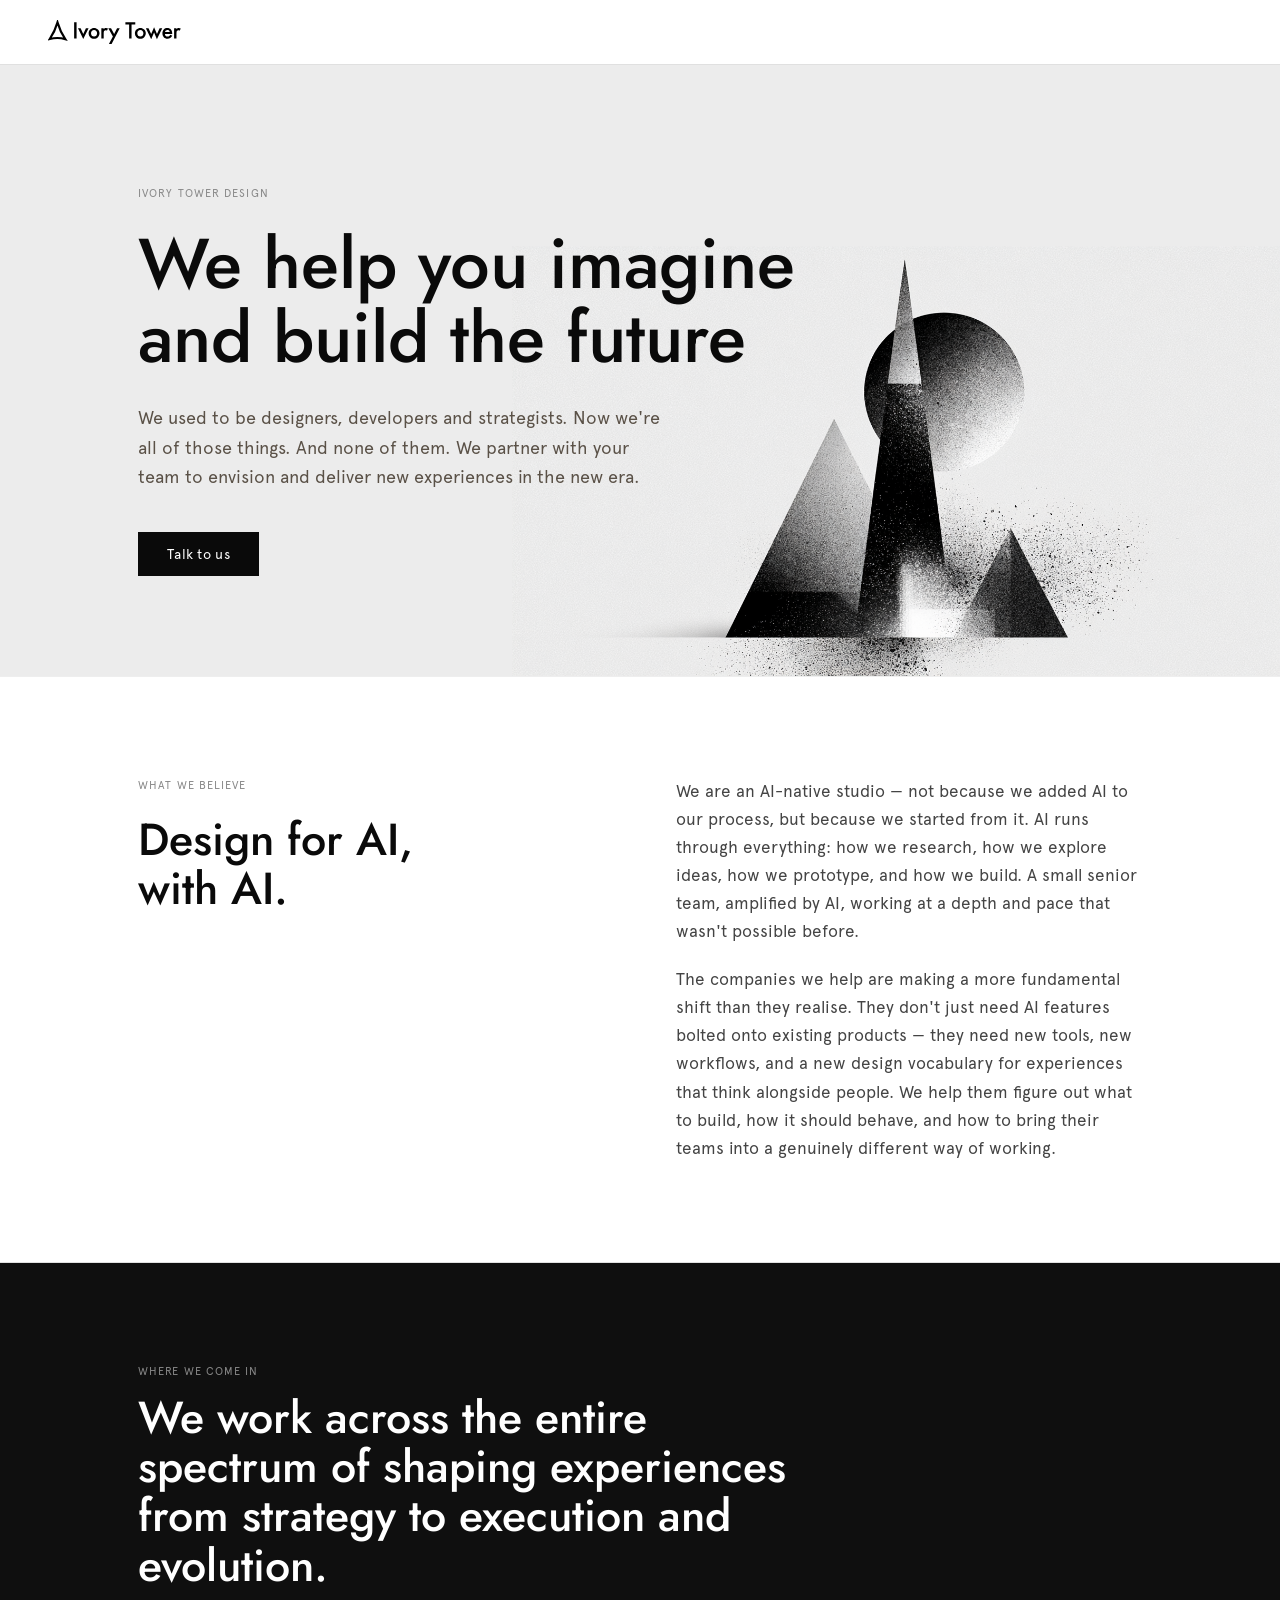
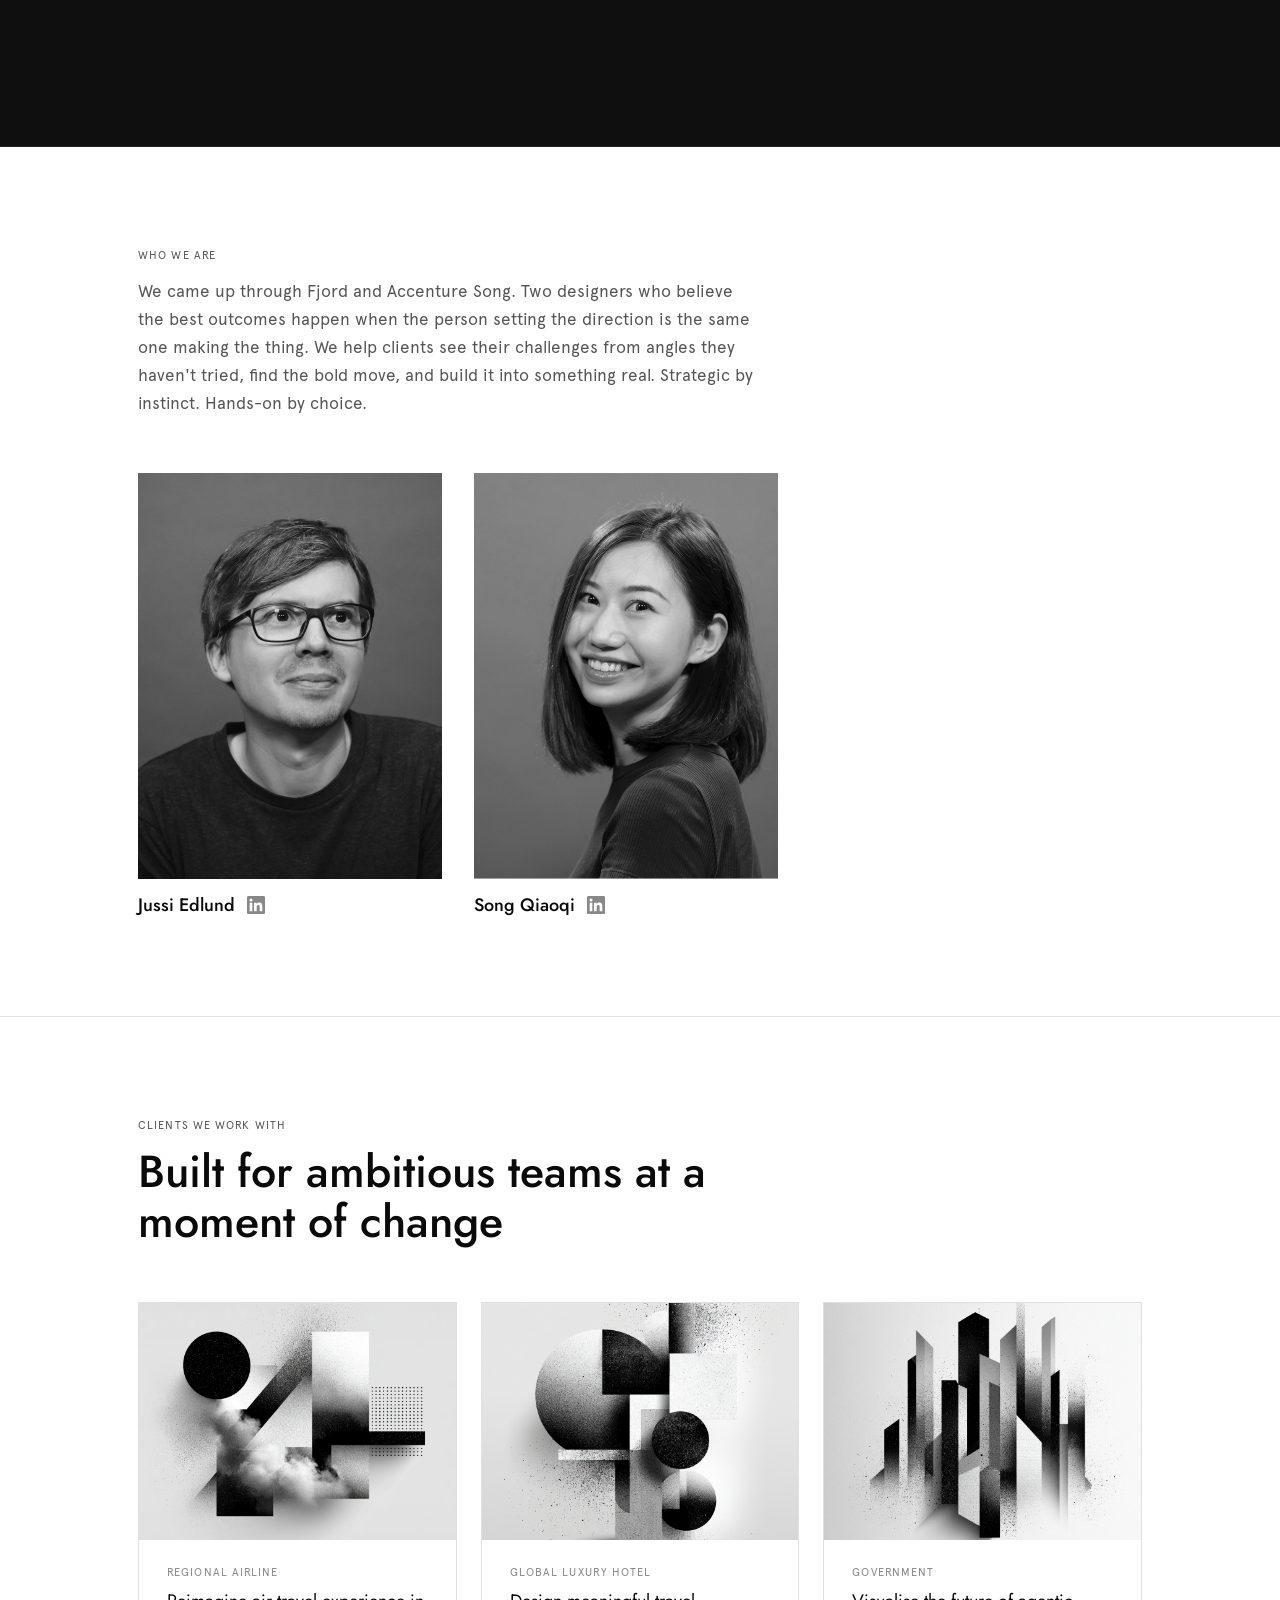
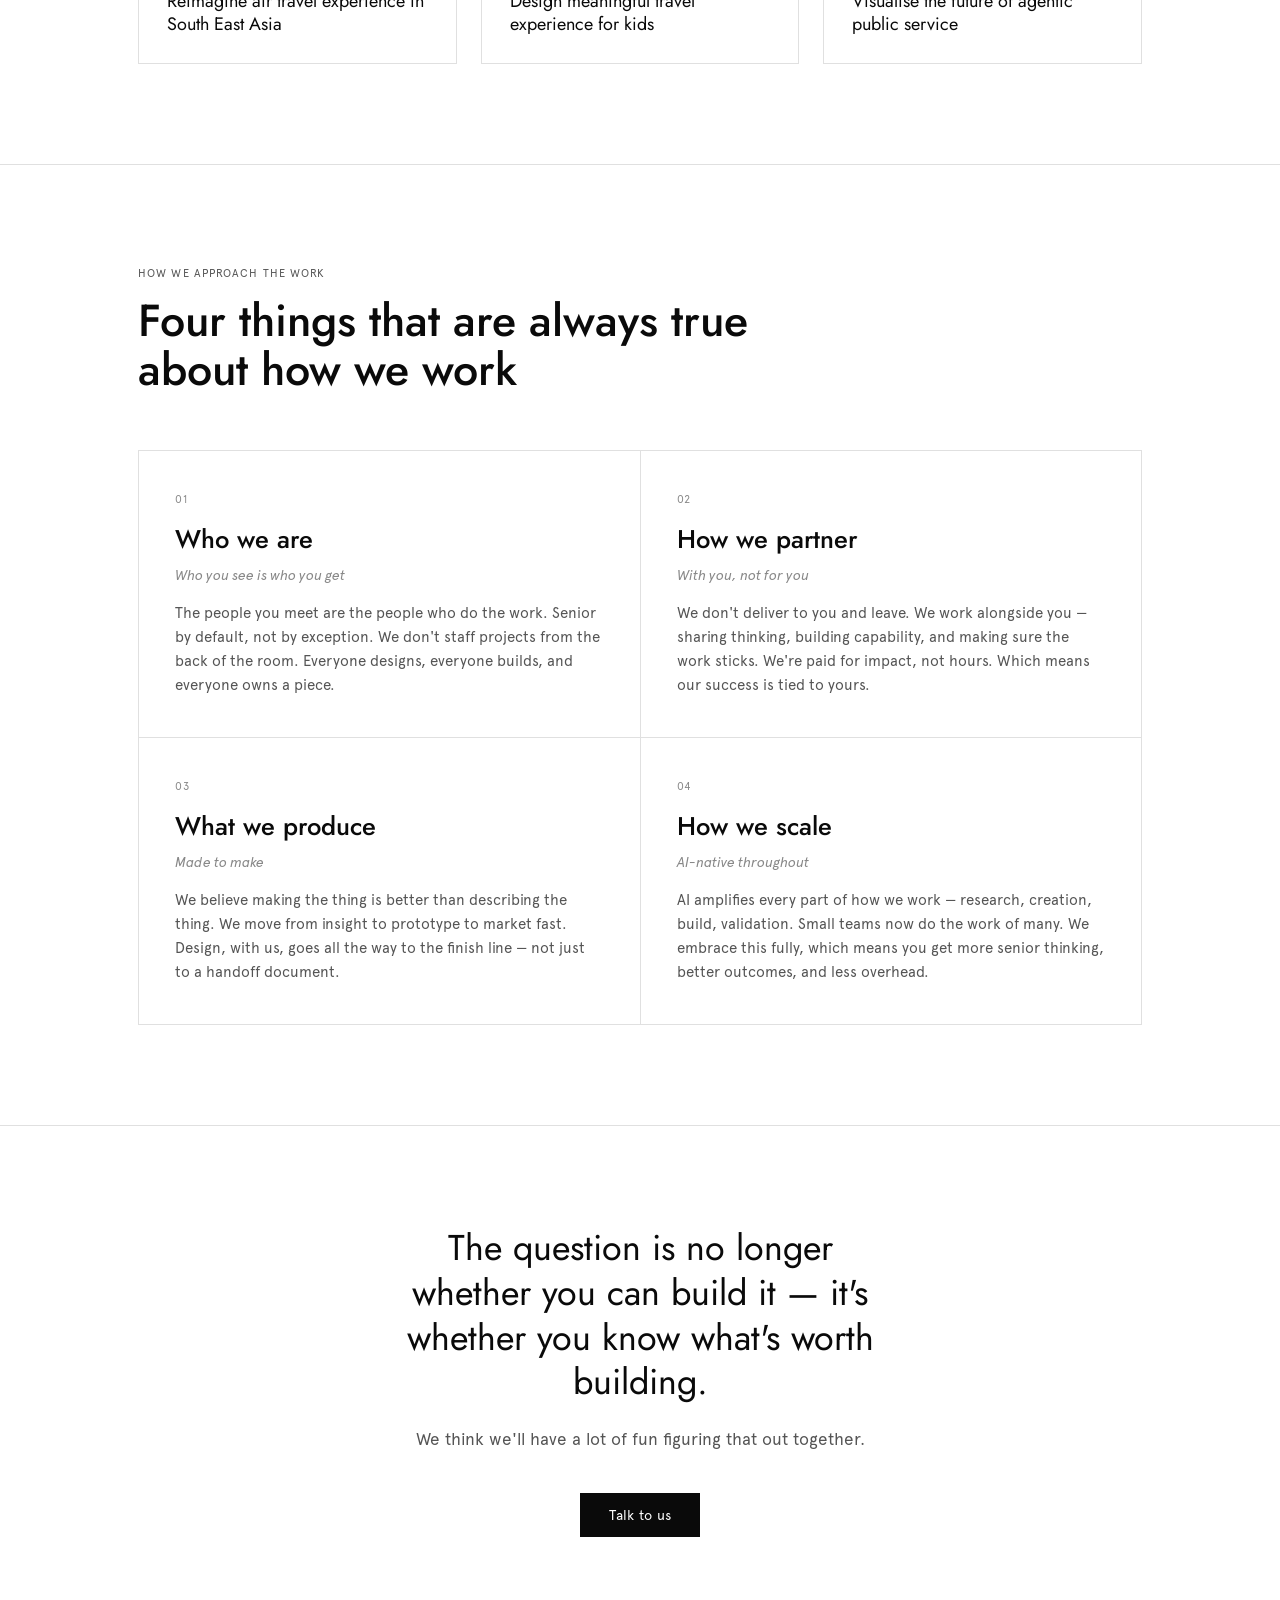
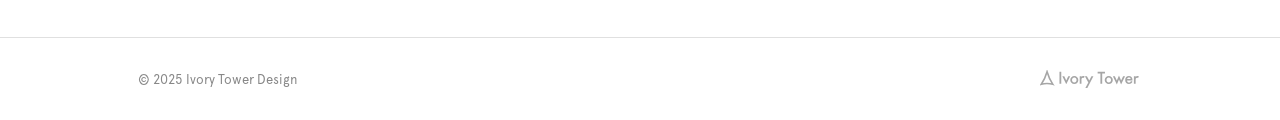
<file: index.html>
<!DOCTYPE html>
<html lang="en">
<head>
  <meta charset="UTF-8" />
  <meta name="viewport" content="width=device-width, initial-scale=1.0" />
  <title>Ivory Tower — Experience Design</title>
  <link rel="preconnect" href="https://fonts.googleapis.com" />
  <link rel="preconnect" href="https://fonts.gstatic.com" crossorigin />
  <link href="https://fonts.googleapis.com/css2?family=Jost:ital,wght@0,300;0,400;0,500&display=swap" rel="stylesheet" />
  <link rel="stylesheet" href="style.css" />
</head>
<body>

  <!-- NAV -->
  <nav>
    <a class="nav-logo" href="index.html">
      <img src="ivory-tower.svg" alt="Ivory Tower" />
    </a>
    <ul class="nav-links">
    </ul>
  </nav>

  <main>

    <!-- 01 HERO -->
    <section id="hero">
      <div class="container">
        <p class="label">Ivory Tower Design</p>
        <h1>We help you imagine and build the future</h1>
        <p class="hero-sub">We used to be designers, developers and strategists. Now we're all of those things. And none of them. We partner with your team to envision and deliver new experiences in the new era.</p>
        <a href="mailto:hello@ivorytower.design" class="btn">Talk to us</a>
      </div>
    </section>

    <!-- 02 WHAT WE BELIEVE -->
    <section id="believe">
      <div class="container">
        <div class="believe-grid">
          <div class="believe-headline">
            <p class="label">What we believe</p>
            <h2>Design for AI, <br> with AI.</h2>
          </div>
          <div class="believe-body">
            <p>We are an AI-native studio — not because we added AI to our process, but because we started from it. AI runs through everything: how we research, how we explore ideas, how we prototype, and how we build. A small senior team, amplified by AI, working at a depth and pace that wasn't possible before.</p>
            <p>The companies we help are making a more fundamental shift than they realise. They don't just need AI features bolted onto existing products — they need new tools, new workflows, and a new design vocabulary for experiences that think alongside people. We help them figure out what to build, how it should behave, and how to bring their teams into a genuinely different way of working.</p>
          </div>
        </div>
      </div>
    </section>

    <!-- 03 WHERE WE COME IN -->
    <section id="services">
      <div class="container">
        <div class="section-intro">
          <p class="label">Where we come in</p>
          <h2>We work across the entire spectrum of shaping experiences from strategy to execution and evolution. </h2>
        </div>
      </div>
    </section>

    <!-- 04 WHO WE ARE -->
    <section id="team">
      <div class="container">
        <div class="section-intro">
          <p class="label">Who we are</p>
          <p>We came up through Fjord and Accenture Song. Two designers who believe the best outcomes happen when the person setting the direction is the same one making the thing. We help clients see their challenges from angles they haven't tried, find the bold move, and build it into something real. Strategic by instinct. Hands-on by choice.</p>
        </div>

        <div class="team-grid">
          <div class="team-member">
            <img src="img/jussi.jpeg" alt="Jussi Edlund" />
            <div class="team-info">
              <h3>Jussi Edlund</h3>
              <a href="https://www.linkedin.com/in/jussiedlund/" class="team-linkedin" target="_blank" rel="noopener" aria-label="Jussi on LinkedIn">
                <svg xmlns="http://www.w3.org/2000/svg" viewBox="0 0 24 24" fill="currentColor" width="18" height="18"><path d="M20.447 20.452h-3.554v-5.569c0-1.328-.027-3.037-1.852-3.037-1.853 0-2.136 1.445-2.136 2.939v5.667H9.351V9h3.414v1.561h.046c.477-.9 1.637-1.85 3.37-1.85 3.601 0 4.267 2.37 4.267 5.455v6.286zM5.337 7.433a2.062 2.062 0 01-2.063-2.065 2.064 2.064 0 112.063 2.065zm1.782 13.019H3.555V9h3.564v11.452zM22.225 0H1.771C.792 0 0 .774 0 1.729v20.542C0 23.227.792 24 1.771 24h20.451C23.2 24 24 23.227 24 22.271V1.729C24 .774 23.2 0 22.222 0h.003z"/></svg>
              </a>
            </div>
          </div>
          <div class="team-member">
            <img src="img/qq.jpeg" alt="Song Qiaoqi" />
            <div class="team-info">
              <h3>Song Qiaoqi</h3>
              <a href="https://www.linkedin.com/in/qqs/" class="team-linkedin" target="_blank" rel="noopener" aria-label="Song Qiaoqi on LinkedIn">
                <svg xmlns="http://www.w3.org/2000/svg" viewBox="0 0 24 24" fill="currentColor" width="18" height="18"><path d="M20.447 20.452h-3.554v-5.569c0-1.328-.027-3.037-1.852-3.037-1.853 0-2.136 1.445-2.136 2.939v5.667H9.351V9h3.414v1.561h.046c.477-.9 1.637-1.85 3.37-1.85 3.601 0 4.267 2.37 4.267 5.455v6.286zM5.337 7.433a2.062 2.062 0 01-2.063-2.065 2.064 2.064 0 112.063 2.065zm1.782 13.019H3.555V9h3.564v11.452zM22.225 0H1.771C.792 0 0 .774 0 1.729v20.542C0 23.227.792 24 1.771 24h20.451C23.2 24 24 23.227 24 22.271V1.729C24 .774 23.2 0 22.222 0h.003z"/></svg>
              </a>
            </div>
          </div>
        </div>
      </div>
    </section>

    <!-- 05 CLIENTS -->
    <section id="clients">
      <div class="container">
        <div class="section-intro">
          <p class="label">Clients we work with</p>
          <h2>Built for ambitious teams at a moment of change</h2>
        </div>
        <div class="clients-row">
          <div class="client-item">
            <img src="img/client-airline.png" alt="Regional Airline" />
            <div class="client-text">
              <p class="client-name">Regional Airline</p>
              <p class="client-title">Reimagine air travel experience in South East Asia</p>
            </div>
          </div>
          <div class="client-item">
            <img src="img/client-hotel.png" alt="Global luxury hotel" />
            <div class="client-text">
              <p class="client-name">Global luxury hotel</p>
              <p class="client-title">Design meaningful travel experience for kids</p>
            </div>
          </div>
          <div class="client-item">
            <img src="img/client-gov.png" alt="Government" />
            <div class="client-text">
              <p class="client-name">Government</p>
              <p class="client-title">Visualise the future of agentic public service</p>
            </div>
          </div>
        </div>
      </div>
    </section>

    <!-- 05 HOW WE APPROACH THE WORK -->
    <section id="approach">
      <div class="container">
        <div class="section-intro">
          <p class="label">How we approach the work</p>
          <h2>Four things that are always true about how we work</h2>
        </div>
        <div class="card-grid">
          <div class="card">
            <p class="card-num">01</p>
            <h3>Who we are</h3>
            <p class="card-trigger">Who you see is who you get</p>
            <p>The people you meet are the people who do the work. Senior by default, not by exception. We don't staff projects from the back of the room. Everyone designs, everyone builds, and everyone owns a piece.</p>
          </div>
          <div class="card">
            <p class="card-num">02</p>
            <h3>How we partner</h3>
            <p class="card-trigger">With you, not for you</p>
            <p>We don't deliver to you and leave. We work alongside you — sharing thinking, building capability, and making sure the work sticks. We're paid for impact, not hours. Which means our success is tied to yours.</p>
          </div>
          <div class="card">
            <p class="card-num">03</p>
            <h3>What we produce</h3>
            <p class="card-trigger">Made to make</p>
            <p>We believe making the thing is better than describing the thing. We move from insight to prototype to market fast. Design, with us, goes all the way to the finish line — not just to a handoff document.</p>
          </div>
          <div class="card">
            <p class="card-num">04</p>
            <h3>How we scale</h3>
            <p class="card-trigger">AI-native throughout</p>
            <p>AI amplifies every part of how we work — research, creation, build, validation. Small teams now do the work of many. We embrace this fully, which means you get more senior thinking, better outcomes, and less overhead.</p>
          </div>
        </div>
      </div>
    </section>

    <!-- 06 CTA -->
    <section id="cta">
      <div class="container">
        <p class="cta-quote">The question is no longer whether you can build it — it's whether you know what's worth building.</p>
        <p class="cta-sub">We think we'll have a lot of fun figuring that out together.</p>
        <a href="mailto:hello@ivorytower.design" class="btn">Talk to us</a>
      </div>
    </section>

  </main>

  <footer>
    <div class="container footer-inner">
      <span class="footer-copy">© 2025 Ivory Tower Design</span>
      <a class="footer-logo" href="index.html">
        <img src="ivory-tower.svg" alt="Ivory Tower" />
      </a>
    </div>
  </footer>

</body>
</html>
</file>
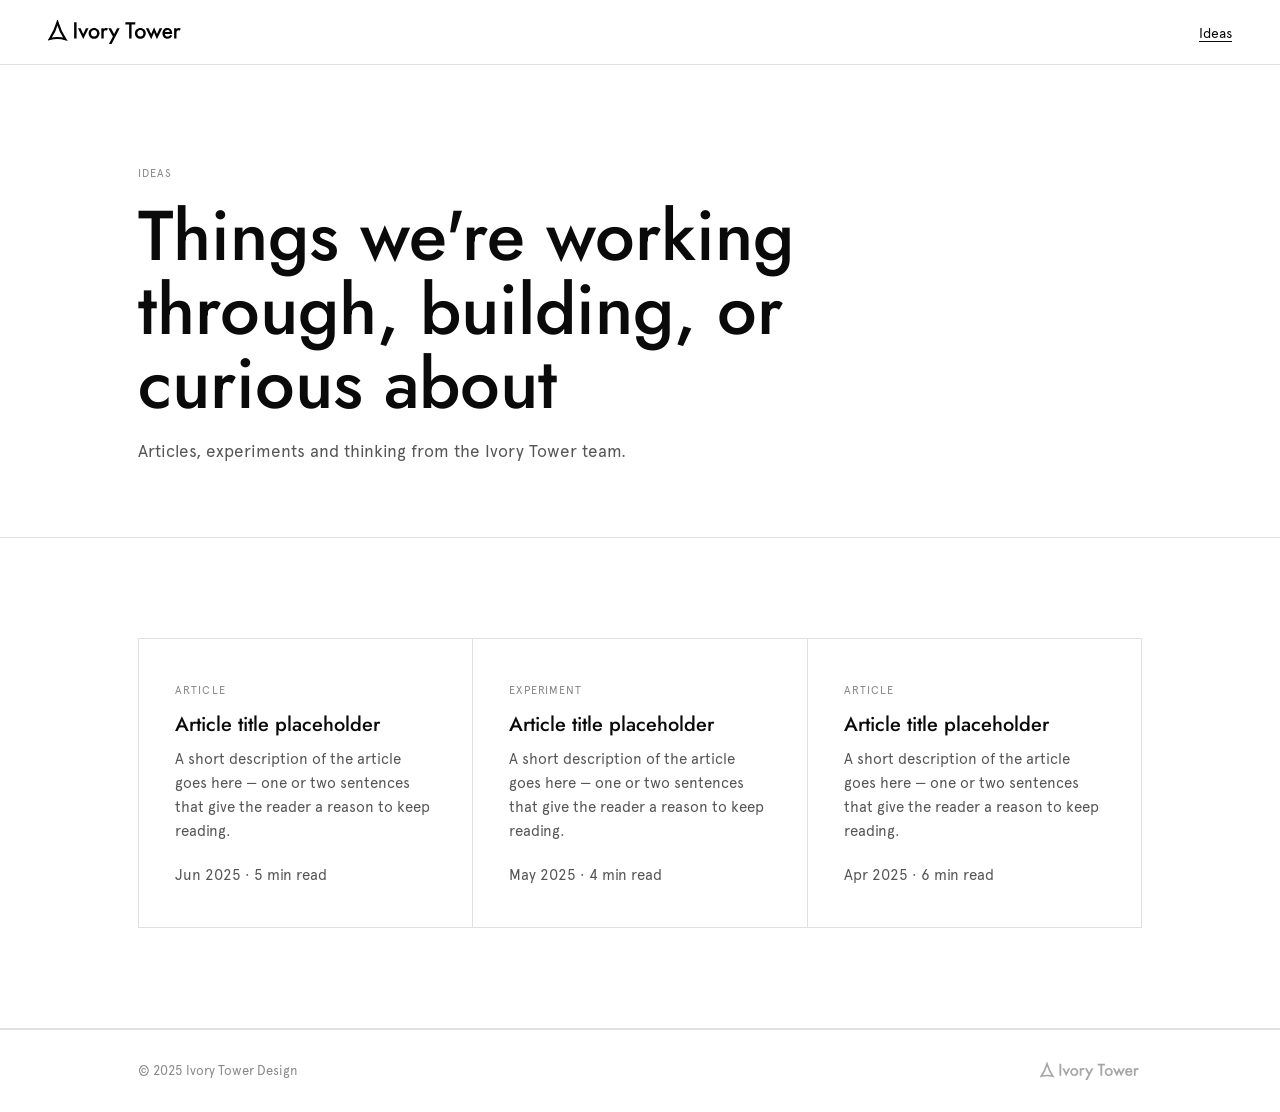
<file: ideas.html>
<!DOCTYPE html>
<html lang="en">
<head>
  <meta charset="UTF-8" />
  <meta name="viewport" content="width=device-width, initial-scale=1.0" />
  <title>Ideas — Ivory Tower Design</title>
  <link rel="preconnect" href="https://fonts.googleapis.com" />
  <link rel="preconnect" href="https://fonts.gstatic.com" crossorigin />
  <link href="https://fonts.googleapis.com/css2?family=Jost:ital,wght@0,300;0,400;0,500&display=swap" rel="stylesheet" />
  <link rel="stylesheet" href="style.css" />
</head>
<body>

  <!-- NAV -->
  <nav>
    <a class="nav-logo" href="index.html">
      <img src="ivory-tower.svg" alt="Ivory Tower" />
    </a>
    <ul class="nav-links">
      <li><a href="ideas.html" class="active">Ideas</a></li>
    </ul>
  </nav>

  <main>

    <!-- HEADER -->
    <section id="ideas-header">
      <div class="container">
        <p class="label">Ideas</p>
        <h1>Things we're working through, building, or curious about</h1>
        <p class="ideas-sub">Articles, experiments and thinking from the Ivory Tower team.</p>
      </div>
    </section>

    <!-- ARTICLES GRID -->
    <section id="ideas-list">
      <div class="container">
        <div class="ideas-grid">
          <div class="idea-card">
            <span class="idea-tag">Article</span>
            <h3>Article title placeholder</h3>
            <p>A short description of the article goes here — one or two sentences that give the reader a reason to keep reading.</p>
            <p class="idea-meta">Jun 2025 · 5 min read</p>
          </div>
          <div class="idea-card">
            <span class="idea-tag">Experiment</span>
            <h3>Article title placeholder</h3>
            <p>A short description of the article goes here — one or two sentences that give the reader a reason to keep reading.</p>
            <p class="idea-meta">May 2025 · 4 min read</p>
          </div>
          <div class="idea-card">
            <span class="idea-tag">Article</span>
            <h3>Article title placeholder</h3>
            <p>A short description of the article goes here — one or two sentences that give the reader a reason to keep reading.</p>
            <p class="idea-meta">Apr 2025 · 6 min read</p>
          </div>
        </div>
      </div>
    </section>

  </main>

  <footer>
    <div class="container footer-inner">
      <span class="footer-copy">© 2025 Ivory Tower Design</span>
      <a class="footer-logo" href="index.html">
        <img src="ivory-tower.svg" alt="Ivory Tower" />
      </a>
    </div>
  </footer>

</body>
</html>
</file>
<file: style.css>
/* ─── FONTS ───────────────────────────────────────── */

@font-face {
  font-family: 'Albra';
  src: url('fonts/Albra/Albra Regular.otf') format('opentype');
  font-weight: 400;
}
@font-face {
  font-family: 'Albra';
  src: url('fonts/Albra/Albra Light.otf') format('opentype');
  font-weight: 300;
}
@font-face {
  font-family: 'Albra';
  src: url('fonts/Albra/Albra Medium.otf') format('opentype');
  font-weight: 500;
}
@font-face {
  font-family: 'Albra';
  src: url('fonts/Albra/Albra Semi.otf') format('opentype');
  font-weight: 600;
}
@font-face {
  font-family: 'Albra';
  src: url('fonts/Albra/Albra Bold.otf') format('opentype');
  font-weight: 700;
}

@font-face {
  font-family: 'Apercu';
  src: url('fonts/Apercu/Apercu Regular.otf') format('opentype');
  font-weight: 400;
}
@font-face {
  font-family: 'Apercu';
  src: url('fonts/Apercu/Apercu Italic.otf') format('opentype');
  font-weight: 400;
  font-style: italic;
}
@font-face {
  font-family: 'Apercu';
  src: url('fonts/Apercu/Apercu Light.otf') format('opentype');
  font-weight: 300;
}
@font-face {
  font-family: 'Apercu';
  src: url('fonts/Apercu/Apercu Medium.otf') format('opentype');
  font-weight: 500;
}
@font-face {
  font-family: 'Apercu';
  src: url('fonts/Apercu/Apercu Bold.otf') format('opentype');
  font-weight: 700;
}

/* ─── RESET ───────────────────────────────────────── */

*, *::before, *::after {
  box-sizing: border-box;
  margin: 0;
  padding: 0;
}

/* ─── TOKENS ──────────────────────────────────────── */

:root {
  --font-heading: 'Jost', Futura, 'Century Gothic', sans-serif;
  --font-body: 'Apercu', Helvetica, sans-serif;

  --black: #0a0a0a;
  --white: #ffffff;
  --grey: #888;
  --border: #e0e0e0;

  --max-width: 1100px;
  --gutter: 48px;
  --section-v: 100px;
}

/* ─── BASE ────────────────────────────────────────── */

html {
  font-size: 16px;
  scroll-behavior: smooth;
}

body {
  font-family: var(--font-body);
  color: var(--black);
  background: var(--white);
  -webkit-font-smoothing: antialiased;
}

/* ─── CONTAINER ───────────────────────────────────── */

.container {
  max-width: var(--max-width);
  margin: 0 auto;
  padding: 0 var(--gutter);
}

/* ─── TYPOGRAPHY ──────────────────────────────────── */

h1 {
  font-family: var(--font-heading);
  font-weight: 500;
  font-size: clamp(40px, 5.5vw, 80px);
  line-height: 1.05;
}

h2 {
  font-family: var(--font-heading);
  font-weight: 500;
  font-size: clamp(28px, 3.5vw, 48px);
  line-height: 1.1;
}

h3 {
  font-family: var(--font-heading);
  font-weight: 500;
  font-size: clamp(20px, 2vw, 26px);
  line-height: 1.2;
}

p {
  font-family: var(--font-body);
  font-size: 17px;
  line-height: 1.65;
}

.label {
  font-family: var(--font-body);
  font-size: 11px;
  letter-spacing: 0.1em;
  text-transform: uppercase;
  color: var(--grey);
}

/* ─── BUTTON ──────────────────────────────────────── */

.btn {
  display: inline-block;
  font-family: var(--font-body);
  font-size: 14px;
  letter-spacing: 0.02em;
  text-decoration: none;
  color: var(--white);
  background: var(--black);
  padding: 13px 28px;
  border: 1px solid var(--black);
  cursor: pointer;
  transition: background 0.2s, color 0.2s;
}

.btn:hover {
  background: var(--white);
  color: var(--black);
}

/* ─── NAV ─────────────────────────────────────────── */

nav {
  position: fixed;
  top: 0;
  left: 0;
  right: 0;
  z-index: 100;
  display: flex;
  align-items: center;
  justify-content: space-between;
  padding: 20px var(--gutter);
  background: var(--white);
  border-bottom: 1px solid var(--border);
}

.nav-logo img {
  height: 24px;
  display: block;
}

.nav-links {
  list-style: none;
  display: flex;
  gap: 32px;
}

.nav-links a {
  font-family: var(--font-body);
  font-size: 14px;
  text-decoration: none;
  color: var(--black);
}

.nav-links a.active {
  text-decoration: underline;
  text-underline-offset: 3px;
}

/* ─── MAIN ────────────────────────────────────────── */

main {
  padding-top: 65px;
}

/* ─── SECTION: SHARED ─────────────────────────────── */

section {
  padding: var(--section-v) 0;
  border-bottom: 1px solid var(--border);
}

.section-intro {
  margin-bottom: 56px;
}

.section-intro .label {
  margin-bottom: 12px;
}

.section-intro h2 {
  margin-bottom: 20px;
  max-width: 24ch;
}

.section-intro p {
  max-width: 56ch;
  color: #555;
}

/* ─── SECTION: HERO ───────────────────────────────── */

#hero {
  background-color: #ececec;
  background-image: url('img/hero.png');
  background-repeat: no-repeat;
  background-size: 60%;
  background-position: right bottom;
  border-bottom-color: #eeeeee;
  padding: 120px 0 100px;
}

#hero .label {
  margin-bottom: 24px;
}

#hero h1 {
  max-width: 16ch;
  margin-bottom: 28px;
}

#hero .hero-sub {
  max-width: 48ch;
  margin-bottom: 40px;
  color: #5a5147;
  font-size: 18px;
}

/* ─── SECTION: TEAM ──────────────────────────────── */

.team-grid {
  display: grid;
  grid-template-columns: repeat(2, 1fr);
  gap: 32px;
  max-width: 640px;
}

.team-member img {
  width: 100%;
  aspect-ratio: 3 / 4;
  object-fit: cover;
  object-position: top;
  display: block;
  filter: grayscale(100%);
}

.team-info {
  display: flex;
  align-items: center;
  gap: 12px;
  padding-top: 16px;
}

.team-info h3 {
  font-size: 18px;
}

.team-linkedin {
  color: var(--grey);
  display: flex;
  align-items: center;
  transition: color 0.2s;
}

.team-linkedin:hover {
  color: var(--black);
}

/* ─── SECTION: BELIEVE ────────────────────────────── */

.believe-grid {
  display: grid;
  grid-template-columns: 1fr 1fr;
  gap: 72px;
  align-items: start;
}

.believe-headline .label {
  margin-bottom: 20px;
}

.believe-headline h2 {
  position: sticky;
  top: 100px;
}

.believe-body p + p {
  margin-top: 20px;
}

.believe-body p {
  color: #444;
}

/* ─── CARDS (services + approach) ────────────────── */

.card-grid {
  display: grid;
  grid-template-columns: 1fr 1fr;
  gap: 1px;
  background: var(--border);
  border: 1px solid var(--border);
}

.card {
  background: var(--white);
  padding: 40px 36px;
}

.card-num {
  font-size: 11px;
  color: var(--grey);
  letter-spacing: 0.08em;
  margin-bottom: 16px;
}

.card-icon {
  width: 44px;
  height: 44px;
  border: 1.5px dashed #bbb;
  border-radius: 6px;
  margin-bottom: 28px;
}

#services .card-icon {
  border-color: #444;
}

.card h3 {
  margin-bottom: 8px;
}

.card .card-trigger {
  font-size: 14px;
  font-style: italic;
  color: var(--grey);
  margin-bottom: 14px;
}

.card > p:last-child {
  font-size: 15px;
  color: #555;
  line-height: 1.6;
}

/* ─── SECTION: CLIENTS ────────────────────────────── */

.clients-row {
  display: grid;
  grid-template-columns: repeat(3, 1fr);
  gap: 24px;
}

.client-item {
  background: var(--white);
  display: flex;
  flex-direction: column;
  border: 1px solid var(--border);
}

.client-item img {
  width: 100%;
  aspect-ratio: 4 / 3;
  object-fit: cover;
  display: block;
}

.client-text {
  padding: 24px 28px 28px;
}

.client-name {
  font-size: 11px;
  letter-spacing: 0.1em;
  text-transform: uppercase;
  color: var(--grey);
  margin-bottom: 8px;
}

.client-title {
  font-family: var(--font-heading);
  font-size: 18px;
  line-height: 1.25;
  color: var(--black);
}

/* ─── SECTION: CTA ────────────────────────────────── */

#cta {
  text-align: center;
  border-bottom: none;
}

#cta .container {
  display: flex;
  flex-direction: column;
  align-items: center;
}

#cta .cta-quote {
  font-family: var(--font-heading);
  font-size: clamp(22px, 2.8vw, 36px);
  line-height: 1.25;
  max-width: 22ch;
  margin-bottom: 20px;
  font-weight: 400;
}

#cta .cta-sub {
  color: #555;
  margin-bottom: 40px;
  font-size: 17px;
}

/* ─── SECTION: SERVICES (dark) ───────────────────── */

#services {
  background: #0f0f0f;
  border-bottom-color: #222;
}

#services .label {
  color: #666;
}

#services .section-intro h2 {
  color: #fff;
}

#services .section-intro p {
  color: #888;
}

#services .card-grid {
  background: #222;
}

#services .card {
  background: #0f0f0f;
}

#services .card-num {
  color: #555;
}

#services .card h3 {
  color: #fff;
}

#services .card .card-trigger {
  color: #666;
}

#services .card > p:last-child {
  color: #888;
}

/* ─── IDEAS PAGE ──────────────────────────────────── */

#ideas-header {
  padding: 100px 0 72px;
}

#ideas-header .label {
  margin-bottom: 16px;
}

#ideas-header h1 {
  max-width: 20ch;
  margin-bottom: 16px;
}

#ideas-header .ideas-sub {
  max-width: 48ch;
  color: #555;
}

.ideas-grid {
  display: grid;
  grid-template-columns: repeat(3, 1fr);
  gap: 1px;
  background: var(--border);
  border: 1px solid var(--border);
}

.idea-card {
  background: var(--white);
  padding: 40px 36px;
}

.idea-tag {
  display: inline-block;
  font-size: 11px;
  letter-spacing: 0.1em;
  text-transform: uppercase;
  color: var(--grey);
  margin-bottom: 16px;
}

.idea-card h3 {
  font-size: 20px;
  margin-bottom: 10px;
}

.idea-card p {
  font-size: 15px;
  color: #555;
  line-height: 1.6;
}

.idea-meta {
  margin-top: 20px;
  font-size: 12px;
  color: var(--grey);
}

/* ─── FOOTER ──────────────────────────────────────── */

footer {
  padding: 32px 0;
  border-top: 1px solid var(--border);
}

.footer-inner {
  display: flex;
  align-items: center;
  justify-content: space-between;
}

.footer-copy {
  font-size: 13px;
  color: var(--grey);
}

.footer-logo img {
  height: 18px;
  display: block;
  opacity: 0.35;
}

/* ─── RESPONSIVE: MOBILE ──────────────────────────── */

@media (max-width: 768px) {
  :root {
    --gutter: 24px;
    --section-v: 72px;
  }

  nav {
    padding: 18px var(--gutter);
  }

  #hero {
    padding: 96px 0 72px;
  }

  .team-grid {
    grid-template-columns: 1fr;
  }

  .believe-grid {
    grid-template-columns: 1fr;
    gap: 36px;
  }

  .believe-headline h2 {
    position: static;
  }

  .card-grid {
    grid-template-columns: 1fr;
  }

  .clients-row {
    grid-template-columns: 1fr;
  }

  .ideas-grid {
    grid-template-columns: 1fr;
  }

  footer {
    padding: 28px 0;
  }

  .footer-inner {
    flex-direction: column;
    align-items: flex-start;
    gap: 16px;
  }
}
</file>
